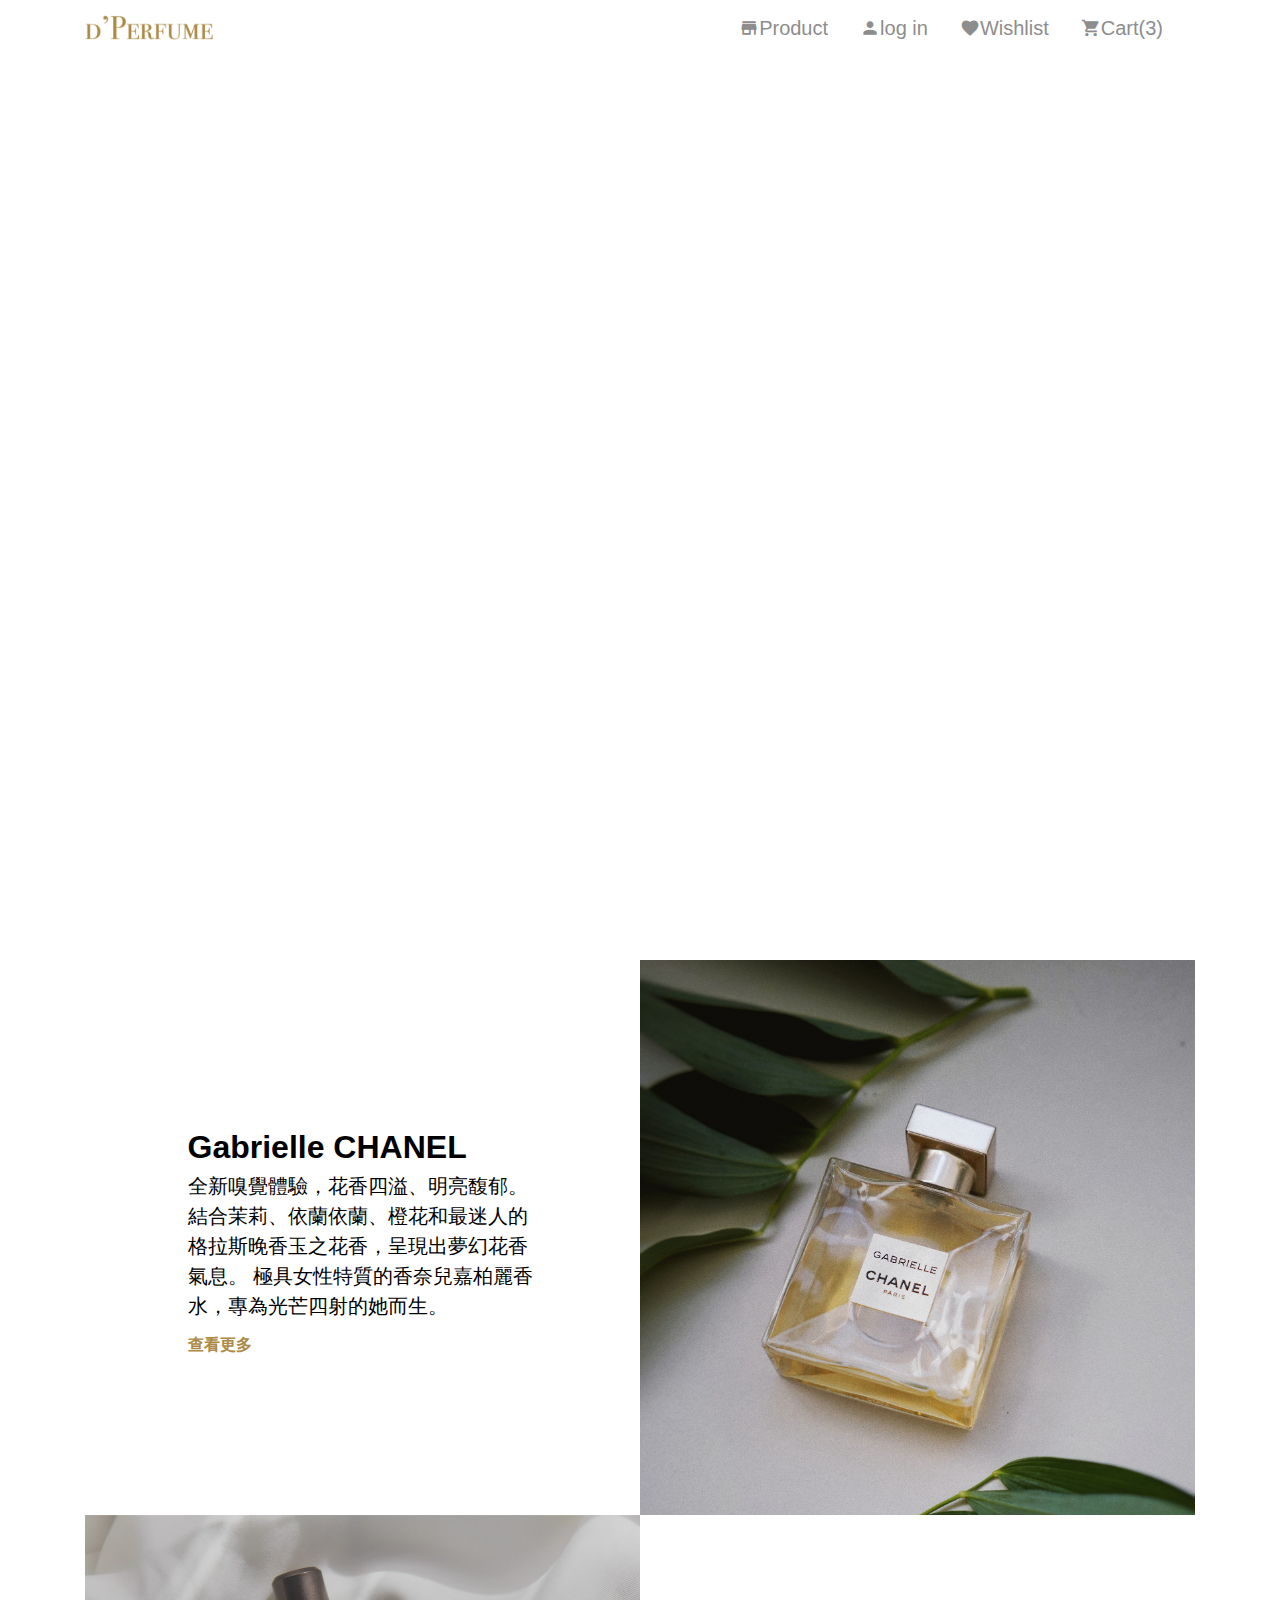
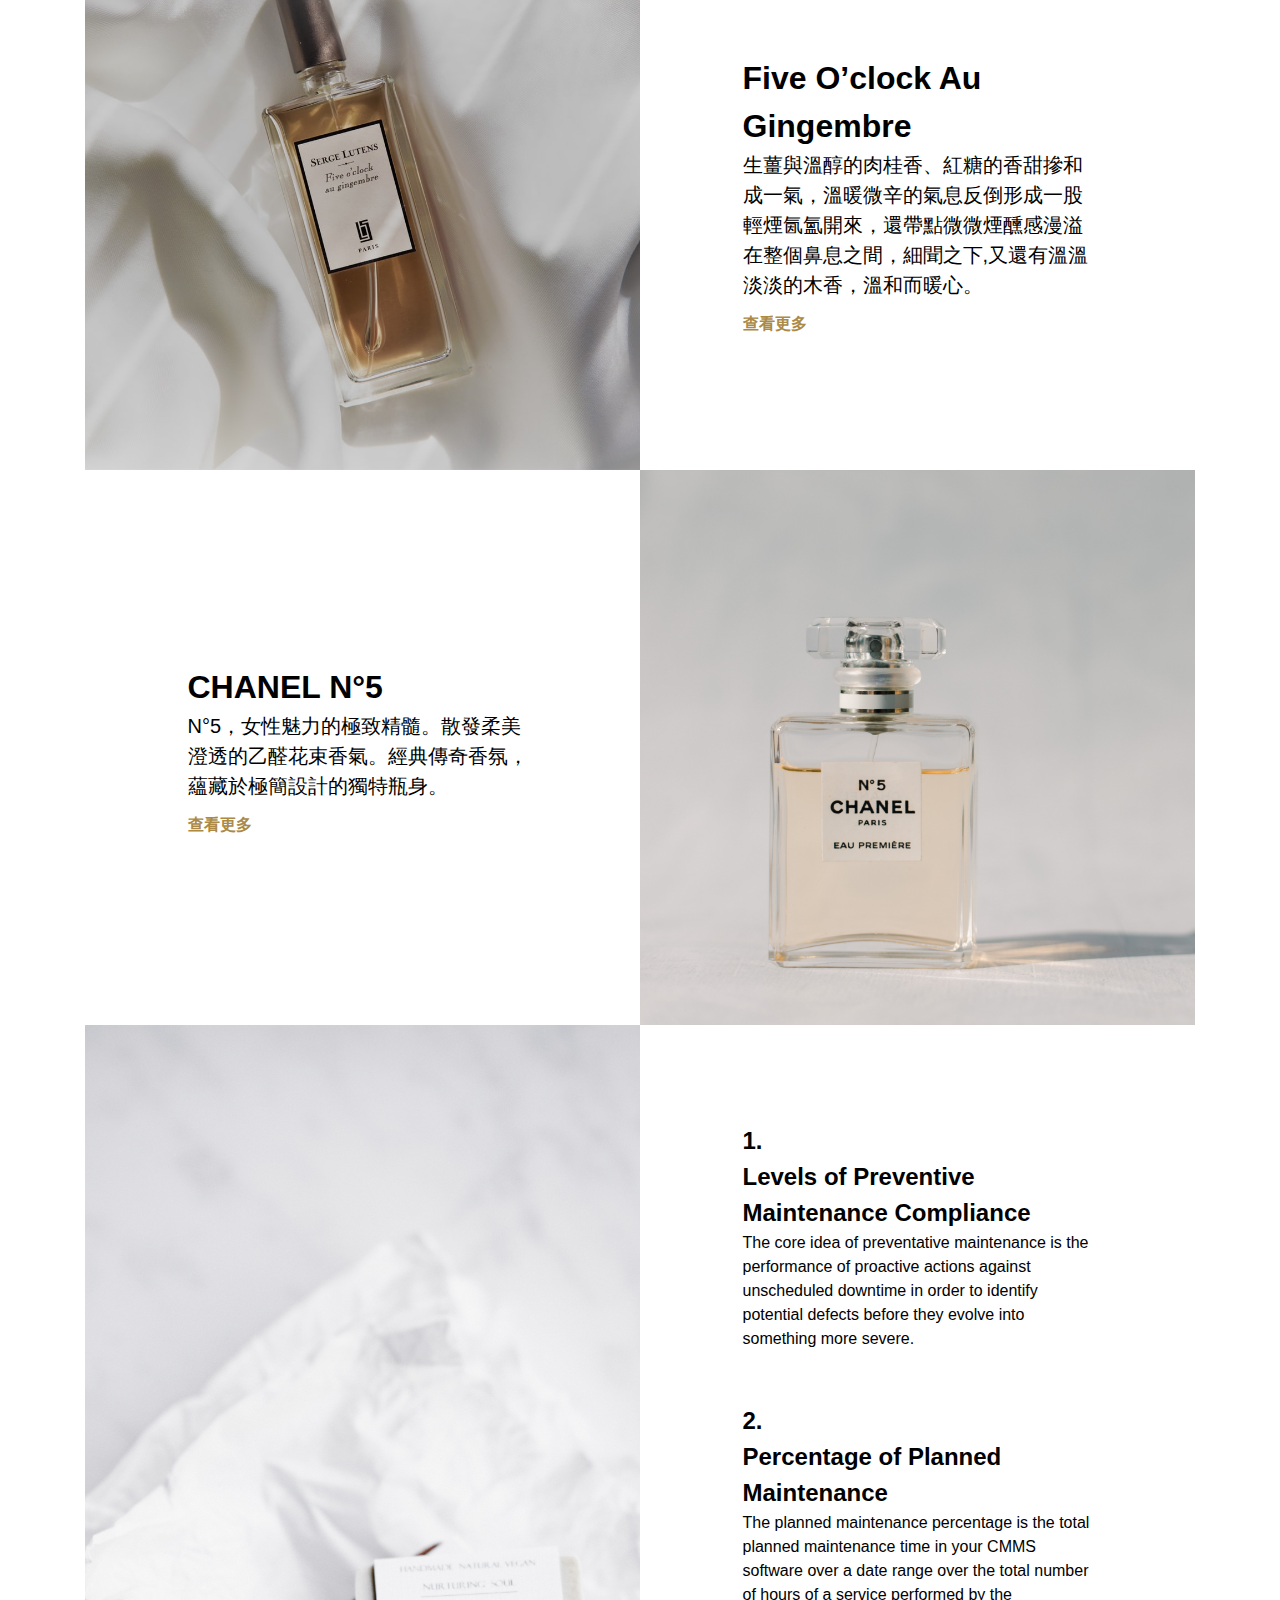
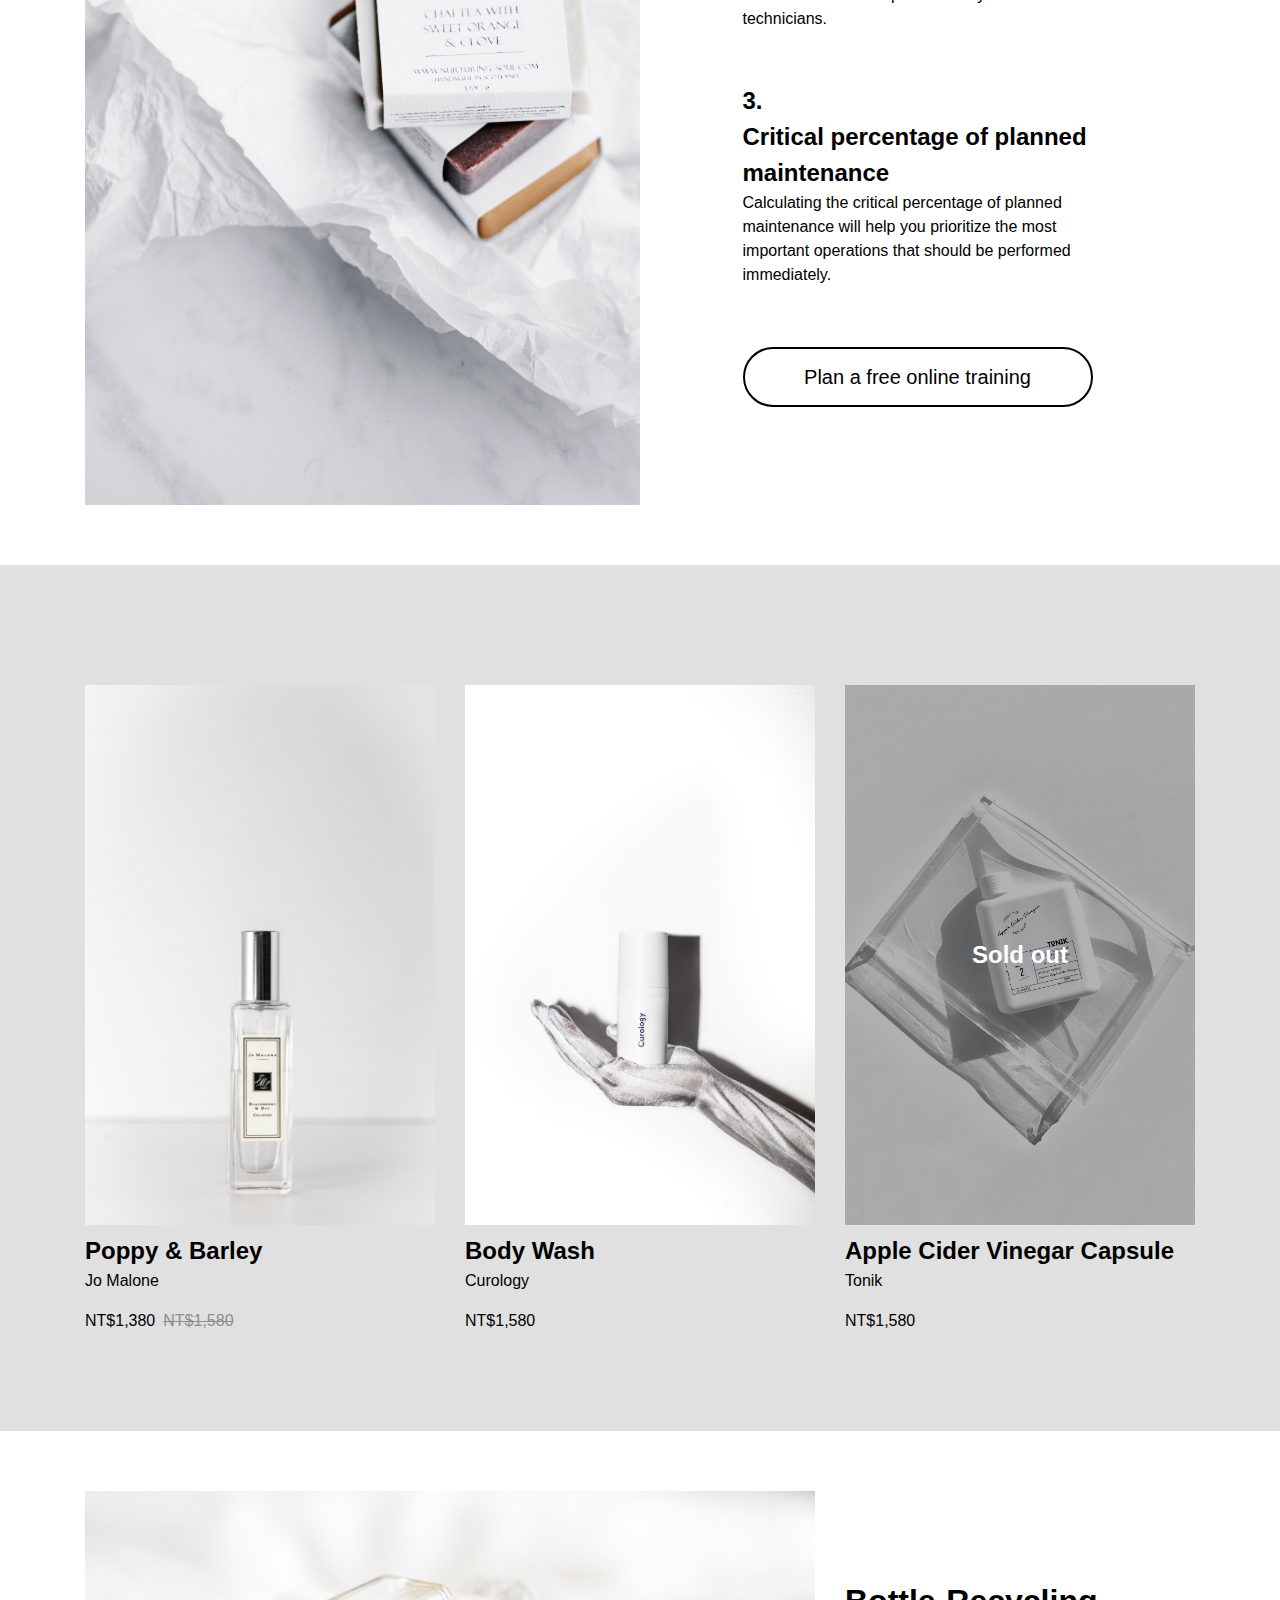
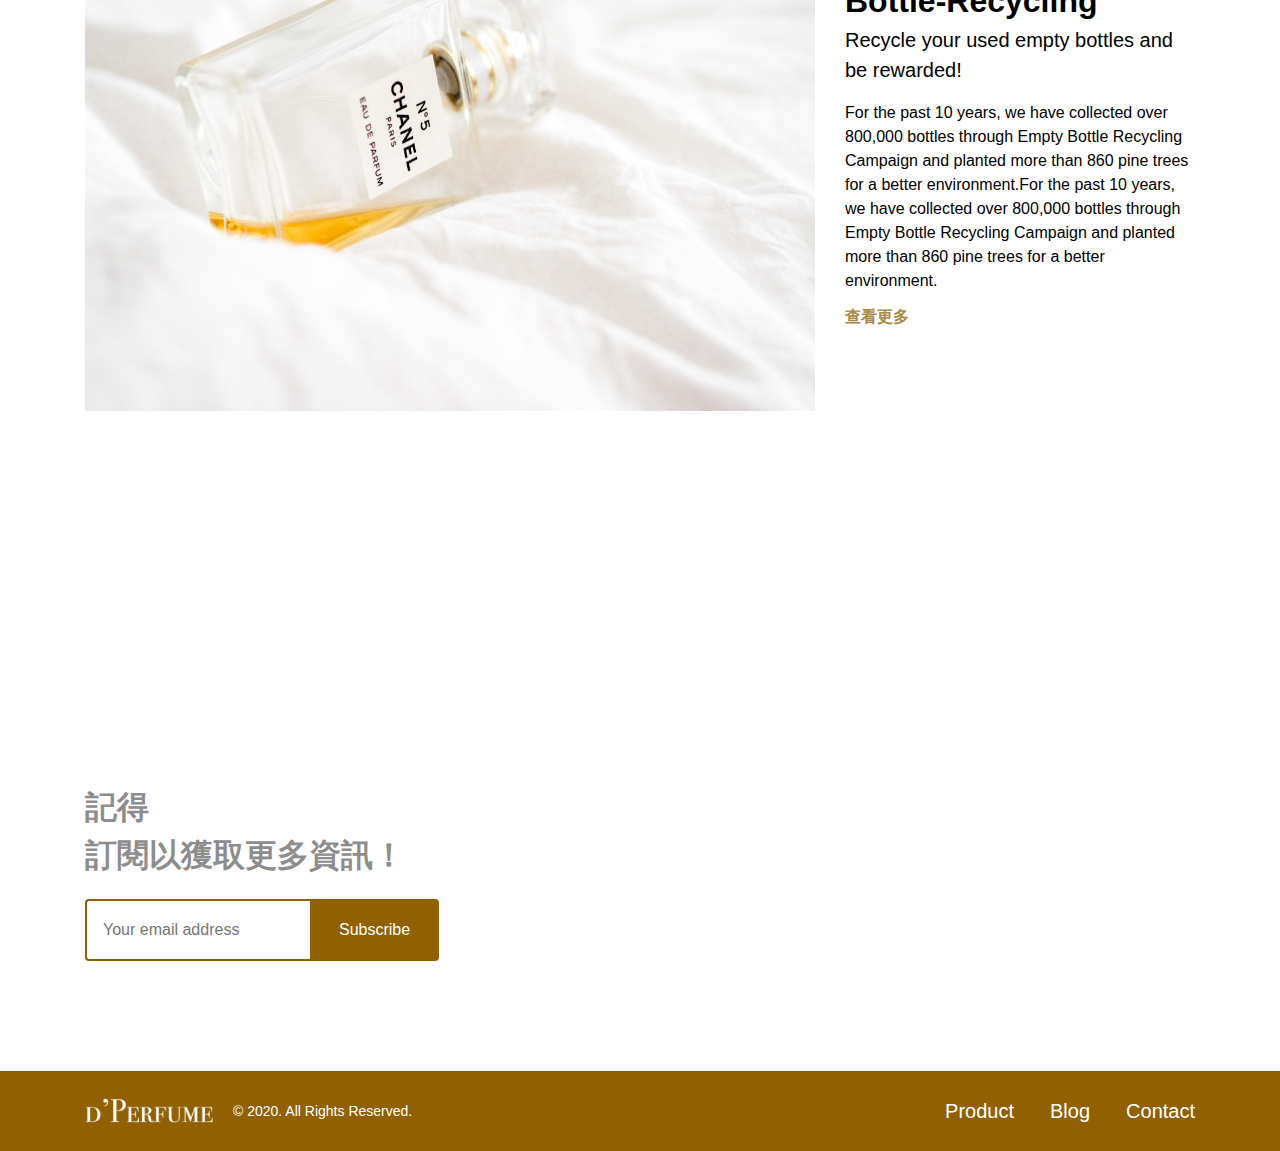
<file: index.html>
<!DOCTYPE html>
<html lang="en">
  <head>
    <meta charset="UTF-8" />
    <meta http-equiv="X-UA-Compatible" content="IE=edge" />
    <meta name="viewport" content="width=device-width, initial-scale=1.0" />
    <link rel="stylesheet" href="./css/all.css" />
    <link
      href="https://fonts.googleapis.com/icon?family=Material+Icons"
      rel="stylesheet"
    />
    <title>perfume</title>
  </head>
  <body>
    <!-- header -->
    <div class="container header">
      <h1>
        <a href="#"><img src="./images/d’Perfume.png" alt="logo" /></a>
      </h1>
      <ul class="nav">
        <li class="m-none">
          <a href="product.html"
            ><span class="material-icons"> store </span>
            <h3>Product</h3></a
          >
        </li>
        <li class="m-none">
          <a href="#"
            ><span class="material-icons"> person </span>
            <h3>log in</h3></a
          >
        </li>
        <li class="m-none">
          <a href="#"
            ><span class="material-icons"> favorite </span>
            <h3>Wishlist</h3></a
          >
        </li>
        <li class="cart">
          <a href="#"
            ><span class="material-icons"> shopping_cart </span>
            <h3>Cart(3)</h3>
            <em>3</em></a
          >
        </li>
        <li class="burger">
          <a href="#"><span class="material-icons"> menu </span> </a>
        </li>
      </ul>
      <ul class="dropdown">
        <li><a href="product.html">Product</a></li>
        <li><a href="#">Wishlist</a></li>
        <li><a href="#">Blog</a></li>
        <li><a href="#">Contact</a></li>
        <li><a href="#">log in</a></li>
      </ul>
    </div>
    <!-- banner -->
    <div class="banner mb-60">
      <div class="container banner-wrap">
        <div class="banner-text">
          <h1 class="font-40">Perfume your day</h1>
          <p class="font-24">
            A perfume is like a piece of clothing, a message, a way of
            presenting oneself a costume that according to the person who wears
            it.
          </p>
          <a href="#">Shop now</a>
        </div>
      </div>
    </div>
    <!-- main-intro -->
    <div class="main mb-60">
      <ul class="container content">
        <li class="item-row item-row-reverse">
          <div class="intro">
            <div class="intro-box">
              <h2 class="font-32 fw-700">Gabrielle CHANEL</h2>
              <p class="font-20 mb-2">
                全新嗅覺體驗，花香四溢、明亮馥郁。結合茉莉、依蘭依蘭、橙花和最迷人的格拉斯晚香玉之花香，呈現出夢幻花香氣息。
                極具女性特質的香奈兒嘉柏麗香水，專為光芒四射的她而生。
              </p>
              <a class="check-more" href="#">查看更多</a>
            </div>
          </div>
          <div class="intro-img">
            <img src="./images/index2.jpg" alt="Gabrielle CHANEL" />
          </div>
        </li>
        <li class="item-row">
          <div class="intro-img">
            <img src="./images/index3.png" alt="Five O’clock Au Gingembre" />
          </div>
          <div class="intro">
            <div class="intro-box">
              <h2 class="font-32 fw-700">Five O’clock Au Gingembre</h2>
              <p class="font-20 mb-2">
                生薑與溫醇的肉桂香、紅糖的香甜摻和成一氣，溫暖微辛的氣息反倒形成一股輕煙氤氳開來，還帶點微微煙醺感漫溢在整個鼻息之間，細聞之下,又還有溫溫淡淡的木香，溫和而暖心。
              </p>
              <a class="check-more" href="#">查看更多</a>
            </div>
          </div>
        </li>
        <li class="item-row item-row-reverse">
          <div class="intro">
            <div class="intro-box">
              <h2 class="font-32 fw-700">CHANEL N°5</h2>
              <p class="font-20 mb-2">
                N°5，女性魅力的極致精髓。散發柔美澄透的乙醛花束香氣。經典傳奇香氛，蘊藏於極簡設計的獨特瓶身。
              </p>
              <a class="check-more" href="#">查看更多</a>
            </div>
          </div>
          <div class="intro-img">
            <img src="./images/index4.jpg" alt="CHANEL N°5" />
          </div>
        </li>
        <li class="item-row">
          <div class="intro-img">
            <img
              src="./images/index5.jpg"
              class="plan-img"
              alt="Five O’clock Au Gingembre"
            />
          </div>
          <div class="plan-intro">
            <ul class="plan-box">
              <li class="mb-52">
                <h3 class="font-24 fw-600">
                  1.<br />
                  Levels of Preventive Maintenance Compliance
                </h3>
                <p class="font-16">
                  The core idea of preventative maintenance is the performance
                  of proactive actions against unscheduled downtime in order to
                  identify potential defects before they evolve into something
                  more severe.
                </p>
              </li>
              <li class="mb-52">
                <h3 class="font-24 fw-600">
                  2.<br />Percentage of Planned Maintenance
                </h3>
                <p class="font-16">
                  The planned maintenance percentage is the total planned
                  maintenance time in your CMMS software over a date range over
                  the total number of hours of a service performed by the
                  technicians.
                </p>
              </li>
              <li class="mb-60">
                <h3 class="font-24 fw-600">
                  3.<br />Critical percentage of planned maintenance
                </h3>
                <p class="font-16">
                  Calculating the critical percentage of planned maintenance
                  will help you prioritize the most important operations that
                  should be performed immediately.
                </p>
              </li>
              <li>
                <a class="plan-check-more" href="#"
                  >Plan a free online training</a
                >
              </li>
            </ul>
          </div>
        </li>
      </ul>
    </div>
    <!-- products -->
    <div class="bg-gray mb-60">
      <ul class="container products">
        <li class="card">
          <div class="product-img">
            <img src="./images/index6.jpg" alt="Jo Malone" />
          </div>
          <div class="card-body">
            <a href="#" class="font-24 fw-600">Poppy & Barley</a>
            <h3 class="font-16 fw-300">Jo Malone</h3>
            <p class="font-16 fw-300">NT$1,380<span>NT$1,580</span></p>
          </div>
        </li>
        <li class="card">
          <div class="product-img">
            <img src="./images/index7.jpg" alt="Curology" />
          </div>
          <div class="card-body">
            <a href="#" class="font-24 fw-600">Body Wash</a>
            <h3 class="font-16 fw-300">Curology</h3>
            <p class="font-16 fw-300">NT$1,580</p>
          </div>
        </li>
        <li class="card">
          <div class="product-img">
            <img src="./images/index8.jpg" alt="Tonik" />
            <div class="mask"></div>
            <p class="font-24 fw-600">Sold out</p>
          </div>
          <div class="card-body">
            <a href="#" class="font-24 fw-600">Apple Cider Vinegar Capsule</a>
            <h3 class="font-16 fw-300">Tonik</h3>
            <p class="font-16 fw-300">NT$1,580</p>
          </div>
        </li>
      </ul>
    </div>
    <!-- main-products -->
    <div class="container main-product">
      <div class="main-product-img">
        <img src="./images/index9.jpg" alt="Bottle-Recycling" />
      </div>
      <div class="main-intro">
        <h2 class="font-32 fw-700">Bottle-Recycling</h2>
        <h3 class="font-20 fw-300 mb-2">
          Recycle your used empty bottles and be rewarded!
        </h3>
        <p class="font-16 fw-300 mb-2">
          For the past 10 years, we have collected over 800,000 bottles through
          Empty Bottle Recycling Campaign and planted more than 860 pine trees
          for a better environment.For the past 10 years, we have collected over
          800,000 bottles through Empty Bottle Recycling Campaign and planted
          more than 860 pine trees for a better environment.
        </p>
        <a class="check-more" href="#">查看更多</a>
      </div>
    </div>
    <!-- subscription -->
    <div class="bg-sub">
      <div class="container subscription">
        <h2 class="font-32 fw-600">
          記得<br />
          訂閱以獲取更多資訊！
        </h2>
        <div class="input-wrap">
          <input
            type="text"
            class="mail-input"
            placeholder="Your email address"
          /><button type="submit">Subscribe</button>
        </div>
      </div>
    </div>
    <!-- footer -->
    <footer class="bg-primary">
      <div class="container footer">
        <div class="left-logo">
          <h1>
            <a href="#"><img src="./images/d’Perfumewhite.png" alt="logo" /></a>
          </h1>
          <p class="font-14">© 2020. All Rights Reserved.</p>
        </div>
        <ul class="nav-link">
          <li class="font-20"><a href="#">Product</a></li>
          <li class="font-20"><a href="#">Blog</a></li>
          <li class="font-20"><a href="#">Contact</a></li>
        </ul>
      </div>
    </footer>
    <script src="./js/index.js"></script>
  </body>
</html>
</file>
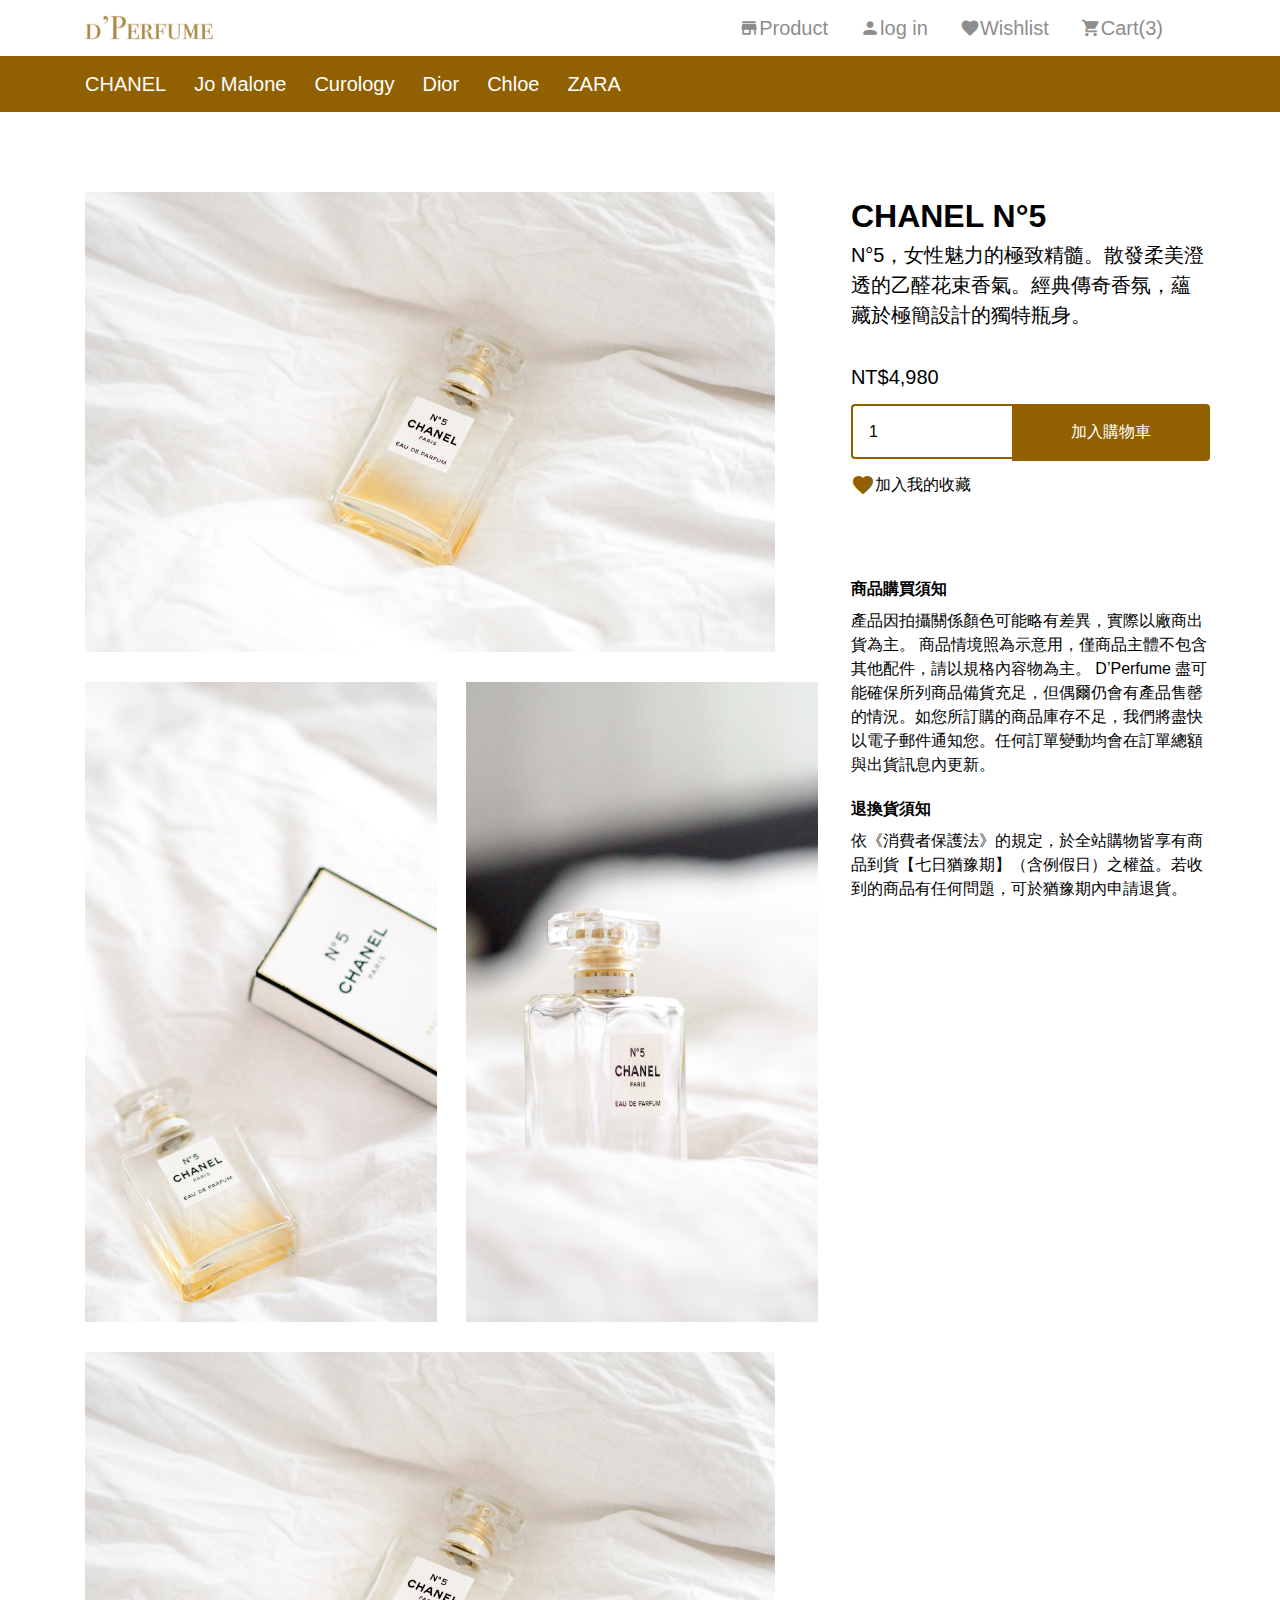
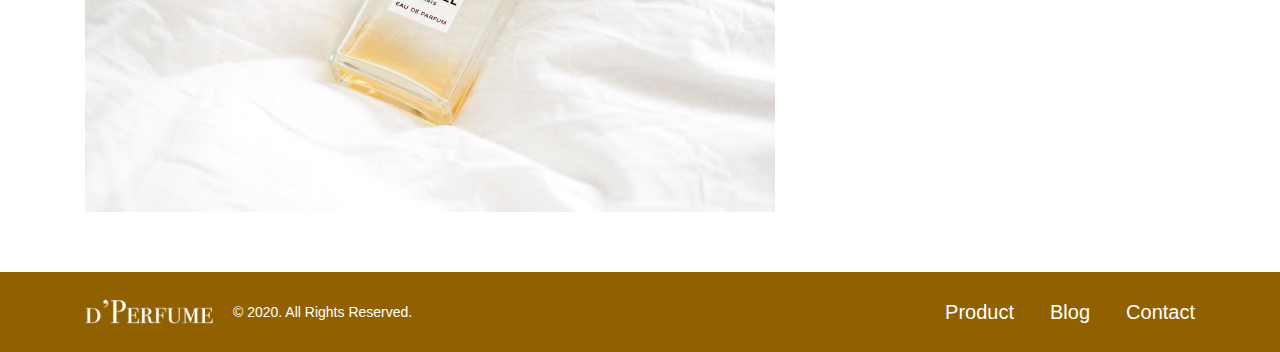
<file: product-detail.html>
<!DOCTYPE html>
<html lang="en">
  <head>
    <meta charset="UTF-8" />
    <meta http-equiv="X-UA-Compatible" content="IE=edge" />
    <meta name="viewport" content="width=device-width, initial-scale=1.0" />
    <link rel="stylesheet" href="./css/all.css" />
    <link
      href="https://fonts.googleapis.com/icon?family=Material+Icons"
      rel="stylesheet"
    />
    <title>perfume</title>
  </head>
  <body>
    <!-- header -->
    <div class="container header">
      <h1>
        <a href="index.html"><img src="./images/d’Perfume.png" alt="logo" /></a>
      </h1>
      <ul class="nav">
        <li class="m-none">
          <a href="#"
            ><span class="material-icons"> store </span>
            <h3>Product</h3></a
          >
        </li>
        <li class="m-none">
          <a href="#"
            ><span class="material-icons"> person </span>
            <h3>log in</h3></a
          >
        </li>
        <li class="m-none">
          <a href="#"
            ><span class="material-icons"> favorite </span>
            <h3>Wishlist</h3></a
          >
        </li>
        <li class="cart">
          <a href="#"
            ><span class="material-icons"> shopping_cart </span>
            <h3>Cart(3)</h3>
            <em>3</em></a
          >
        </li>
        <li class="burger">
          <a href="#"><span class="material-icons"> menu </span> </a>
        </li>
      </ul>
      <ul class="dropdown">
        <li><a href="product.html">Product</a></li>
        <li><a href="#">Wishlist</a></li>
        <li><a href="#">Blog</a></li>
        <li><a href="#">Contact</a></li>
        <li><a href="#">log in</a></li>
      </ul>
    </div>
    <div class="sub-nav">
      <div class="container header">
        <ul class="nav">
          <li class="m-none">
            <a href="#"> <h3>CHANEL</h3></a>
          </li>
          <li class="m-none">
            <a href="#"> <h3>Jo Malone</h3></a>
          </li>
          <li class="m-none">
            <a href="#"> <h3>Curology</h3></a>
          </li>
          <li class="m-none">
            <a href="#"> <h3>Dior</h3></a>
          </li>
          <li class="m-none">
            <a href="#"> <h3>Chloe</h3></a>
          </li>
          <li class="m-none">
            <a href="#"> <h3>ZARA</h3></a>
          </li>
        </ul>
      </div>
    </div>
    <!-- product-detail -->
    <div class="container product-detail">
      <div class="top-img">
        <img src="./images/product1.jpg" alt="product1" />
      </div>
      <div class="detail-info">
        <h1 class="font-32 fw-700">CHANEL N°5</h1>
        <h3 class="font-20 fw-300 mb-4">
          N°5，女性魅力的極致精髓。散發柔美澄透的乙醛花束香氣。經典傳奇香氛，蘊藏於極簡設計的獨特瓶身。
        </h3>
        <h4 class="font-20 fw-300">NT$4,980</h4>
        <div class="input-wrap">
          <input type="number" step="1" min="0" value="1" /><button
            type="submit"
          >
            加入購物車
          </button>
        </div>
        <a href="#" class="favorite mb-10"
          ><span class="material-icons">favorite</span> 加入我的收藏</a
        >
        <h4 class="font-16 fw-600 mb-1">商品購買須知</h4>
        <p class="font-16 fw-300 mb-020">
          產品因拍攝關係顏色可能略有差異，實際以廠商出貨為主。
          商品情境照為示意用，僅商品主體不包含其他配件，請以規格內容物為主。
          D’Perfume
          盡可能確保所列商品備貨充足，但偶爾仍會有產品售罄的情況。如您所訂購的商品庫存不足，我們將盡快以電子郵件通知您。任何訂單變動均會在訂單總額與出貨訊息內更新。
        </p>
        <h4 class="font-16 fw-600 mb-1">退換貨須知</h4>
        <p class="font-16 fw-300">
          依《消費者保護法》的規定，於全站購物皆享有商品到貨【七日猶豫期】（含例假日）之權益。若收到的商品有任何問題，可於猶豫期內申請退貨。
        </p>
      </div>
      <div class="middle-img">
        <div class="left">
          <img src="./images/product2.jpg" alt="product2" />
        </div>
        <div class="right">
          <img src="./images/product3.jpg" alt="product3" />
        </div>
      </div>
      <div class="bottom-img">
        <img src="./images/product1.jpg" alt="product1" />
      </div>
    </div>

    <!-- footer -->
    <footer class="bg-primary">
      <div class="container footer">
        <div class="left-logo">
          <h1>
            <a href="#"><img src="./images/d’Perfumewhite.png" alt="logo" /></a>
          </h1>
          <p class="font-14">© 2020. All Rights Reserved.</p>
        </div>
        <ul class="nav-link">
          <li class="font-20"><a href="/product.html">Product</a></li>
          <li class="font-20"><a href="#">Blog</a></li>
          <li class="font-20"><a href="#">Contact</a></li>
        </ul>
      </div>
    </footer>
    <script src="./js/index.js"></script>
  </body>
</html>
</file>
<file: css/all.css>
@charset "UTF-8";
.font-14 {
  font-size: 14px;
  line-height: 21px;
}

.font-16 {
  font-size: 16px;
  line-height: 24px;
}

.font-20 {
  font-size: 20px;
  line-height: 30px;
}

.font-24 {
  font-size: 24px;
  line-height: 36px;
}

.font-32 {
  font-size: 32px;
  line-height: 48px;
}

.font-40 {
  font-size: 40px;
  line-height: 60px;
}

.fw-300 {
  font-weight: 300;
}

.fw-400 {
  font-weight: 400;
}

.fw-600 {
  font-weight: 600;
}

.fw-700 {
  font-weight: 700;
}

.mb-1 {
  margin-bottom: 8px;
}

.mb-2 {
  margin-bottom: 16px;
}

.mb-3 {
  margin-bottom: 24px;
}

.mb-4 {
  margin-bottom: 32px;
}

.mb-10 {
  margin-bottom: 80px;
}

.mb-020 {
  margin-bottom: 20px;
}

.mb-52 {
  margin-bottom: 52px;
}

.mb-60 {
  margin-bottom: 60px;
}

html,
body,
div,
span,
applet,
object,
iframe,
h1,
h2,
h3,
h4,
h5,
h6,
p,
blockquote,
pre,
a,
abbr,
acronym,
address,
big,
cite,
code,
del,
dfn,
em,
img,
ins,
kbd,
q,
s,
samp,
small,
strike,
strong,
sub,
sup,
tt,
var,
b,
u,
i,
center,
dl,
dt,
dd,
ol,
ul,
li,
fieldset,
form,
label,
legend,
table,
caption,
tbody,
tfoot,
thead,
tr,
th,
td,
article,
aside,
canvas,
details,
embed,
figure,
figcaption,
footer,
header,
hgroup,
menu,
nav,
output,
ruby,
section,
summary,
time,
mark,
audio,
video {
  margin: 0;
  padding: 0;
  border: 0;
  font-size: 100%;
  font: inherit;
  vertical-align: baseline;
}

/* HTML5 display-role reset for older browsers */
article,
aside,
details,
figcaption,
figure,
footer,
header,
hgroup,
menu,
nav,
section {
  display: block;
}

body {
  line-height: 1;
}

ol,
ul {
  list-style: none;
}

blockquote,
q {
  quotes: none;
}

blockquote:before, blockquote:after {
  content: '';
  content: none;
}

q:before, q:after {
  content: '';
  content: none;
}

table {
  border-collapse: collapse;
  border-spacing: 0;
}

*,
*::before,
*::after {
  -webkit-box-sizing: border-box;
          box-sizing: border-box;
}

body {
  font-family: "SF Pro Text", "蘋方-繁", sans-serif;
}

.container {
  max-width: 1140px;
  padding-left: 15px;
  padding-right: 15px;
  margin: 0 auto;
}

a {
  text-decoration: none;
  display: block;
  font-weight: 400;
}

img {
  width: 100%;
  vertical-align: middle;
}

.header {
  display: -webkit-box;
  display: -ms-flexbox;
  display: flex;
  -webkit-box-pack: justify;
      -ms-flex-pack: justify;
          justify-content: space-between;
  -webkit-box-align: center;
      -ms-flex-align: center;
          align-items: center;
  height: 56px;
  position: relative;
}

.header .nav {
  display: -webkit-box;
  display: -ms-flexbox;
  display: flex;
}

@media (max-width: 768px) {
  .header .nav .m-none {
    display: none;
  }
}

@media (max-width: 768px) {
  .header .nav .cart {
    margin-top: 8px;
  }
}

.header .nav a {
  color: #8D8D8D;
  display: -webkit-box;
  display: -ms-flexbox;
  display: flex;
  -webkit-box-align: center;
      -ms-flex-align: center;
          align-items: center;
  position: relative;
  font-size: 20px;
  padding-left: 32px;
  -webkit-transition: all 0.3s ease;
  transition: all 0.3s ease;
}

.header .nav a:hover {
  color: #5a5a5a;
}

.header .nav a .material-icons {
  font-size: 20px;
}

@media (max-width: 768px) {
  .header .nav a .material-icons {
    font-size: 24px;
  }
}

.header .nav a h3 {
  display: inline-block;
}

@media (max-width: 768px) {
  .header .nav a h3 {
    display: none;
  }
}

.header .nav a em {
  display: none;
}

@media (max-width: 768px) {
  .header .nav a em {
    display: block;
    height: 16px;
    padding: 1px 4px;
    position: absolute;
    top: -7px;
    right: -7px;
    background-color: #916000;
    color: #fff;
    font-size: 12px;
    border-radius: 50%;
    line-height: 16px;
  }
}

.header .nav .burger span {
  display: none;
}

@media (max-width: 768px) {
  .header .nav .burger span {
    display: block;
    font-size: 40px;
    font-weight: 700;
  }
}

.header .dropdown {
  display: none;
}

@media (max-width: 768px) {
  .header .dropdown {
    position: absolute;
    display: block;
    left: 0;
    top: 100%;
    width: 100%;
    max-height: 0;
    -webkit-transition: all 0.5s;
    transition: all 0.5s;
    overflow: hidden;
    z-index: 100;
  }
  .header .dropdown a {
    background: #707070;
    color: #fff;
    text-align: center;
    font-size: 20px;
    padding: 16px 0;
    border-top: 1px solid #fff;
  }
  .header .dropdown a:hover {
    background: #8D8D8D;
  }
}

.header .dropdown.active {
  max-height: 300px;
}

.bg-primary {
  background: #916000;
}

.bg-primary .footer {
  display: -webkit-box;
  display: -ms-flexbox;
  display: flex;
  -webkit-box-pack: justify;
      -ms-flex-pack: justify;
          justify-content: space-between;
  height: 80px;
}

.bg-primary .footer .left-logo {
  display: -webkit-box;
  display: -ms-flexbox;
  display: flex;
  -webkit-box-align: center;
      -ms-flex-align: center;
          align-items: center;
}

@media (max-width: 768px) {
  .bg-primary .footer .left-logo {
    width: 100%;
    -webkit-box-pack: justify;
        -ms-flex-pack: justify;
            justify-content: space-between;
  }
}

.bg-primary .footer .left-logo p {
  color: #fff;
  padding-left: 20px;
}

.bg-primary .footer .nav-link {
  display: -webkit-box;
  display: -ms-flexbox;
  display: flex;
  -webkit-box-align: center;
      -ms-flex-align: center;
          align-items: center;
}

@media (max-width: 768px) {
  .bg-primary .footer .nav-link {
    display: none;
  }
}

.bg-primary .footer .nav-link a {
  padding-left: 36px;
  color: #fff;
  -webkit-transition: all 0.3s ease;
  transition: all 0.3s ease;
}

.bg-primary .footer .nav-link a:hover {
  color: #000;
}

.banner {
  height: calc(100vh - 56px);
  width: 100%;
  background: url("https://github.com/hexschool/webLayoutTraining1st/blob/master/perfume-week6/index1.jpg?raw=true") top no-repeat;
  background-size: cover;
}

@media (max-width: 768px) {
  .banner {
    background-position: center;
    height: 60vh;
  }
}

.banner .banner-wrap {
  padding-top: 295px;
  display: -webkit-box;
  display: -ms-flexbox;
  display: flex;
  -webkit-box-pack: end;
      -ms-flex-pack: end;
          justify-content: flex-end;
}

@media (max-width: 768px) {
  .banner .banner-wrap {
    padding-top: 101px;
    -webkit-box-pack: center;
        -ms-flex-pack: center;
            justify-content: center;
  }
}

.banner .banner-text {
  color: #fff;
  width: 445px;
}

@media (max-width: 768px) {
  .banner .banner-text {
    max-width: 345px;
  }
}

.banner .banner-text h1 {
  font-weight: 700;
}

@media (max-width: 768px) {
  .banner .banner-text h1 {
    font-size: 32px;
    line-height: 48px;
  }
}

.banner .banner-text p {
  margin-bottom: 16px;
}

@media (max-width: 768px) {
  .banner .banner-text p {
    font-size: 20px;
    line-height: 30px;
  }
}

.banner .banner-text a {
  border: 2px solid #fff;
  color: #fff;
  font-size: 30px;
  text-align: center;
  border-radius: 30px;
  max-width: 350px;
  padding: 13px 0;
  -webkit-transition: all 0.3s ease;
  transition: all 0.3s ease;
}

.banner .banner-text a:hover {
  background: rgba(255, 255, 255, 0.4);
}

@media (max-width: 768px) {
  .banner .banner-text a {
    max-width: 345px;
    font-size: 28px;
    line-height: 30px;
  }
}

.content {
  width: 100%;
}

@media (max-width: 768px) {
  .content {
    margin-bottom: 40px;
  }
}

.content .item-row {
  display: -webkit-box;
  display: -ms-flexbox;
  display: flex;
}

@media (max-width: 768px) {
  .content .item-row {
    -webkit-box-orient: vertical;
    -webkit-box-direction: normal;
        -ms-flex-direction: column;
            flex-direction: column;
  }
}

.content .item-row .intro {
  width: 50%;
  display: -webkit-box;
  display: -ms-flexbox;
  display: flex;
  -webkit-box-align: center;
      -ms-flex-align: center;
          align-items: center;
  -webkit-box-orient: vertical;
  -webkit-box-direction: normal;
      -ms-flex-direction: column;
          flex-direction: column;
  -webkit-box-pack: center;
      -ms-flex-pack: center;
          justify-content: center;
}

@media (max-width: 768px) {
  .content .item-row .intro {
    width: 100%;
    -webkit-box-pack: start;
        -ms-flex-pack: start;
            justify-content: flex-start;
  }
}

.content .item-row .intro .intro-box {
  max-width: 350px;
}

@media (max-width: 768px) {
  .content .item-row .intro .intro-box {
    margin-top: 8px;
    margin-bottom: 32px;
  }
}

.content .item-row .intro .intro-box a {
  color: #AC8A46;
  font-weight: 600;
  -webkit-transition: all 0.3s ease;
  transition: all 0.3s ease;
}

.content .item-row .intro .intro-box a:hover {
  color: #916000;
}

.content .item-row .plan-intro {
  width: 50%;
  display: -webkit-box;
  display: -ms-flexbox;
  display: flex;
  -webkit-box-align: center;
      -ms-flex-align: center;
          align-items: center;
  -webkit-box-pack: center;
      -ms-flex-pack: center;
          justify-content: center;
}

@media (max-width: 768px) {
  .content .item-row .plan-intro {
    width: 100%;
  }
}

.content .item-row .plan-intro .plan-box {
  max-width: 350px;
  margin: auto;
}

@media (max-width: 768px) {
  .content .item-row .plan-intro .plan-box li {
    margin-bottom: 20px;
  }
  .content .item-row .plan-intro .plan-box li h3 {
    margin-top: 8px;
  }
}

.content .item-row .plan-intro .plan-box .plan-check-more {
  max-width: 350px;
  border: 2px solid #000;
  border-radius: 30px;
  color: #000;
  text-align: center;
  padding: 18px 0;
  font-size: 20px;
  -webkit-transition: all 0.3s ease;
  transition: all 0.3s ease;
}

.content .item-row .plan-intro .plan-box .plan-check-more:hover {
  background: rgba(0, 0, 0, 0.1);
}

.content .item-row .intro-img {
  width: 50%;
}

@media (max-width: 768px) {
  .content .item-row .intro-img {
    width: 100%;
  }
}

.content .item-row .intro-img img {
  height: 555px;
  -o-object-fit: cover;
     object-fit: cover;
  -o-object-position: left top;
     object-position: left top;
}

@media (max-width: 768px) {
  .content .item-row .intro-img img {
    height: 350px;
  }
}

.content .item-row .intro-img .plan-img {
  height: 1080px;
  -o-object-fit: cover;
     object-fit: cover;
  -o-object-position: center top;
     object-position: center top;
}

@media (max-width: 768px) {
  .content .item-row .intro-img .plan-img {
    height: 680px;
  }
}

@media (max-width: 768px) {
  .content .item-row-reverse {
    display: -webkit-box;
    display: -ms-flexbox;
    display: flex;
    -webkit-box-orient: vertical;
    -webkit-box-direction: reverse;
        -ms-flex-direction: column-reverse;
            flex-direction: column-reverse;
  }
}

.bg-gray {
  background: #E0E0E0;
  padding-top: 40px;
  padding-bottom: 40px;
  width: 100%;
}

@media (max-width: 768px) {
  .bg-gray {
    padding-bottom: 12px;
  }
}

.bg-gray .products {
  display: -webkit-box;
  display: -ms-flexbox;
  display: flex;
  -webkit-box-pack: justify;
      -ms-flex-pack: justify;
          justify-content: space-between;
}

@media (max-width: 768px) {
  .bg-gray .products {
    display: -webkit-box;
    display: -ms-flexbox;
    display: flex;
    -webkit-box-orient: vertical;
    -webkit-box-direction: normal;
        -ms-flex-direction: column;
            flex-direction: column;
    -webkit-box-align: center;
        -ms-flex-align: center;
            align-items: center;
  }
}

.bg-gray .products .card {
  max-width: 350px;
}

.bg-gray .products .card .product-img {
  position: relative;
}

.bg-gray .products .card .product-img img {
  height: 540px;
  -o-object-fit: cover;
     object-fit: cover;
}

@media (max-width: 768px) {
  .bg-gray .products .card .product-img img {
    min-width: 345px;
    height: 350px;
    -o-object-fit: cover;
       object-fit: cover;
    -o-object-position: center center;
       object-position: center center;
  }
}

.bg-gray .products .card .product-img .mask {
  position: absolute;
  top: 0;
  left: 0;
  background: rgba(0, 0, 0, 0.3);
  width: 100%;
  height: 100%;
  overflow: hidden;
}

.bg-gray .products .card .product-img p {
  color: #fff;
  position: absolute;
  top: 50%;
  left: 50%;
  -webkit-transform: translate(-50%, -50%);
          transform: translate(-50%, -50%);
}

.bg-gray .products .card .card-body a {
  margin-top: 8px;
  color: #000;
  -webkit-transition: all 0.3s ease;
  transition: all 0.3s ease;
}

.bg-gray .products .card .card-body a:hover {
  color: #916000;
}

.bg-gray .products .card .card-body h3 {
  margin-bottom: 16px;
}

@media (max-width: 768px) {
  .bg-gray .products .card .card-body p {
    margin-bottom: 24px;
  }
}

.bg-gray .products .card .card-body p span {
  color: #8D8D8D;
  text-decoration: line-through;
  padding-left: 8px;
}

.main-product {
  display: -webkit-box;
  display: -ms-flexbox;
  display: flex;
  -webkit-box-pack: justify;
      -ms-flex-pack: justify;
          justify-content: space-between;
  margin-bottom: 60px;
}

@media (max-width: 768px) {
  .main-product {
    -webkit-box-orient: vertical;
    -webkit-box-direction: normal;
        -ms-flex-direction: column;
            flex-direction: column;
    margin-bottom: 40px;
  }
}

.main-product .main-product-img {
  max-width: 730px;
}

.main-product .main-product-img img {
  height: 520px;
  -o-object-fit: cover;
     object-fit: cover;
}

.main-product .main-intro {
  max-width: 350px;
  display: -webkit-box;
  display: -ms-flexbox;
  display: flex;
  -webkit-box-orient: vertical;
  -webkit-box-direction: normal;
      -ms-flex-direction: column;
          flex-direction: column;
  -webkit-box-pack: center;
      -ms-flex-pack: center;
          justify-content: center;
}

@media (max-width: 768px) {
  .main-product .main-intro h2 {
    margin-top: 8px;
  }
}

.main-product .main-intro a {
  color: #AC8A46;
  font-weight: 600;
  -webkit-transition: all 0.3s ease;
  transition: all 0.3s ease;
}

.main-product .main-intro a:hover {
  color: #916000;
}

.bg-sub {
  width: 100%;
  background: url("https://github.com/hexschool/webLayoutTraining1st/blob/master/perfume-week6/index10.jpg?raw=true") center center;
  background-size: cover;
  height: 600px;
}

.bg-sub .subscription {
  padding-top: 312px;
}

.bg-sub .subscription h2 {
  color: #8D8D8D;
}

.bg-sub .subscription .input-wrap {
  margin-top: 20px;
  width: 100%;
}

.bg-sub .subscription .input-wrap input {
  border: 2px solid #916000;
  font-size: 16px;
  padding: 20px 0 20px 16px;
  border-radius: 4px 0 0 4px;
  border-right: none;
  outline: none;
}

.bg-sub .subscription .input-wrap button {
  border: 2px solid #916000;
  font-size: 16px;
  padding: 20px 27px;
  border-radius: 0 4px 4px 0;
  background: #916000;
  color: #fff;
  cursor: pointer;
  -webkit-transition: all 0.3s ease;
  transition: all 0.3s ease;
}

.bg-sub .subscription .input-wrap button:hover {
  background: #784f00;
  border: 2px solid #784f00;
}

.sub-nav {
  background: #916000;
}

@media (max-width: 768px) {
  .sub-nav {
    display: none;
  }
}

.sub-nav .nav a {
  color: #fff;
  padding: 0 28px 0 0;
}

.sub-nav .nav a:hover {
  color: #000;
}

.products {
  margin-top: 80px;
  display: -webkit-box;
  display: -ms-flexbox;
  display: flex;
  -ms-flex-wrap: wrap;
      flex-wrap: wrap;
  -webkit-box-pack: justify;
      -ms-flex-pack: justify;
          justify-content: space-between;
}

@media (max-width: 768px) {
  .products {
    margin-top: 42px;
  }
}

.products .card {
  max-width: 255px;
  margin-bottom: 58px;
}

@media (max-width: 768px) {
  .products .card {
    max-width: 165px;
    margin-bottom: 30px;
  }
}

.products .card .product-img img {
  height: 255px;
  -o-object-fit: cover;
     object-fit: cover;
  -o-object-position: center center;
     object-position: center center;
}

@media (max-width: 768px) {
  .products .card .product-img img {
    height: 165px;
  }
}

.products .card .card-body a {
  color: #000;
  -webkit-transition: all 0.3s ease;
  transition: all 0.3s ease;
}

.products .card .card-body a:hover {
  color: #916000;
}

@media (max-width: 768px) {
  .products .card .card-body p {
    margin-bottom: 24px;
  }
}

.products .card .card-body p span {
  color: #8D8D8D;
  text-decoration: line-through;
  padding-left: 8px;
}

.products .card .card-body .material-icons a {
  padding-right: 11px;
  color: #916000;
}

.products .card .card-body .material-icons a:hover {
  color: #000;
}

.pagination {
  display: -webkit-box;
  display: -ms-flexbox;
  display: flex;
  -webkit-box-pack: center;
      -ms-flex-pack: center;
          justify-content: center;
}

.pagination li {
  padding: 0 10px;
}

.pagination li a {
  width: 20px;
  text-align: center;
  color: #000;
}

.pagination li a:hover {
  color: #916000;
  text-decoration: underline;
}

.pagination li .active {
  color: #916000;
}

.product-detail {
  position: relative;
  margin-bottom: 30px;
  margin-top: 80px;
  display: -webkit-box;
  display: -ms-flexbox;
  display: flex;
  -webkit-box-pack: justify;
      -ms-flex-pack: justify;
          justify-content: space-between;
  -ms-flex-wrap: wrap;
      flex-wrap: wrap;
}

@media (max-width: 768px) {
  .product-detail {
    margin-top: 40px;
    -webkit-box-orient: vertical;
    -webkit-box-direction: normal;
        -ms-flex-direction: column;
            flex-direction: column;
  }
}

.product-detail .top-img {
  max-width: 66%;
  margin-bottom: 30px;
}

@media (max-width: 768px) {
  .product-detail .top-img {
    max-width: 100%;
  }
}

.product-detail .top-img img {
  height: 460px;
  -o-object-fit: cover;
     object-fit: cover;
}

@media (max-width: 768px) {
  .product-detail .top-img img {
    height: 220px;
  }
}

.product-detail .middle-img {
  margin-bottom: 30px;
  max-width: 66%;
  display: -webkit-box;
  display: -ms-flexbox;
  display: flex;
  -webkit-box-pack: justify;
      -ms-flex-pack: justify;
          justify-content: space-between;
}

@media (max-width: 768px) {
  .product-detail .middle-img {
    max-width: 100%;
    display: block;
    margin-bottom: 16px;
  }
}

.product-detail .middle-img .left,
.product-detail .middle-img .right {
  max-width: 48%;
}

@media (max-width: 768px) {
  .product-detail .middle-img .left,
  .product-detail .middle-img .right {
    max-width: 100%;
    margin-top: 16px;
  }
}

.product-detail .middle-img .left img,
.product-detail .middle-img .right img {
  height: 640px;
  -o-object-fit: cover;
     object-fit: cover;
}

.product-detail .bottom-img {
  max-width: 66%;
  margin-bottom: 30px;
}

@media (max-width: 768px) {
  .product-detail .bottom-img {
    max-width: 100%;
  }
}

.product-detail .bottom-img img {
  height: 460px;
  -o-object-fit: cover;
     object-fit: cover;
}

.detail-info {
  position: absolute;
  right: 0;
  -ms-flex-item-align: start;
      align-self: flex-start;
  max-width: 31.5%;
}

@media (max-width: 768px) {
  .detail-info {
    max-width: 100%;
    position: static;
    margin-bottom: 24px;
  }
}

.detail-info .input-wrap {
  margin: 12px 0;
  width: 100%;
}

.detail-info .input-wrap input {
  width: 45%;
  border: 2px solid #916000;
  font-size: 16px;
  padding: 17px 0 16px 16px;
  border-radius: 4px 0 0 4px;
  border-right: none;
  outline: none;
}

.detail-info .input-wrap button {
  width: 55%;
  border: 2px solid #916000;
  font-size: 16px;
  padding: 16px 0px;
  border-radius: 0 4px 4px 0;
  background: #916000;
  color: #fff;
  cursor: pointer;
  -webkit-transition: all 0.3s ease;
  transition: all 0.3s ease;
}

.detail-info .input-wrap button:hover {
  background: #784f00;
  border: 2px solid #784f00;
}

.detail-info .favorite {
  display: -webkit-box;
  display: -ms-flexbox;
  display: flex;
  -webkit-box-align: center;
      -ms-flex-align: center;
          align-items: center;
  color: #000;
  -webkit-transition: all 0.3s ease;
  transition: all 0.3s ease;
}

.detail-info .favorite .material-icons {
  color: #916000;
}

.detail-info .favorite .material-icons:hover {
  color: #AC8A46;
  -webkit-transform: scale(1.1);
          transform: scale(1.1);
}

@media (max-width: 768px) {
  .detail-info .favorite {
    margin-bottom: 40px;
  }
}
/*# sourceMappingURL=all.css.map */
</file>
